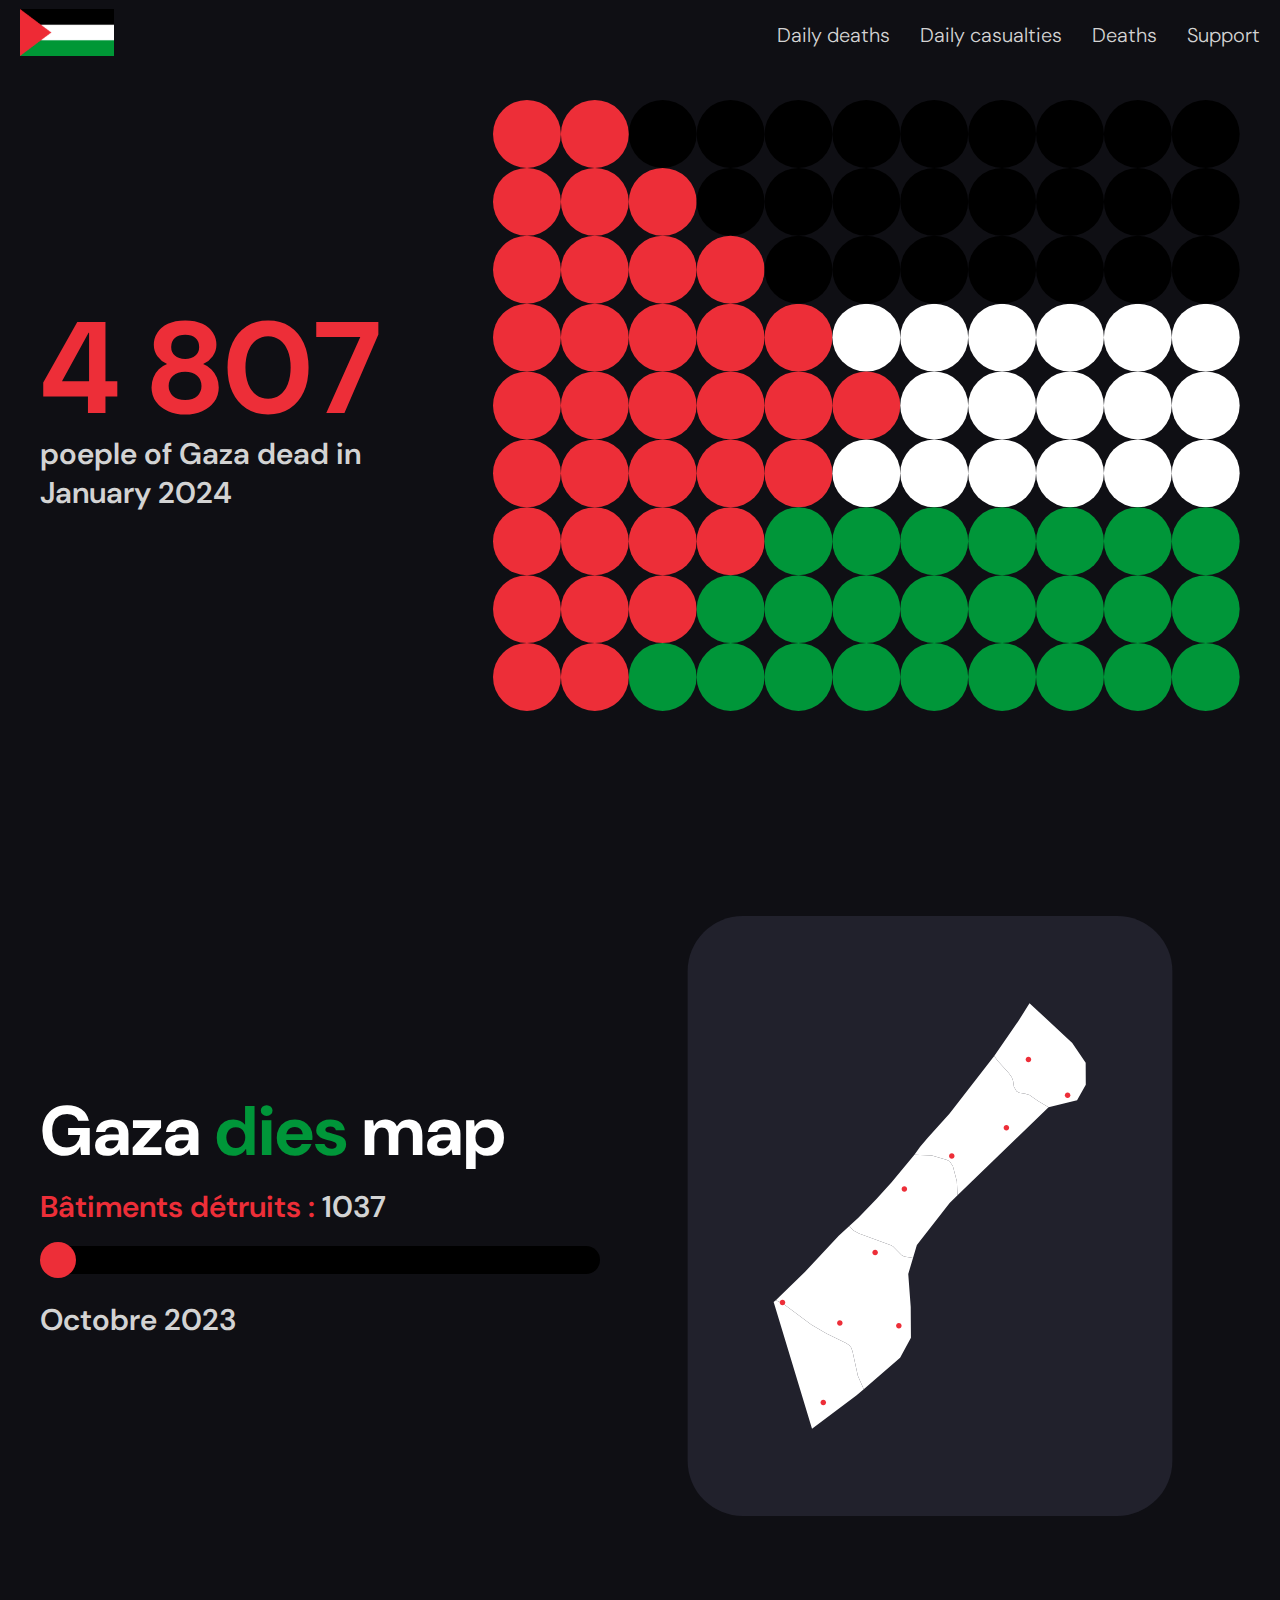
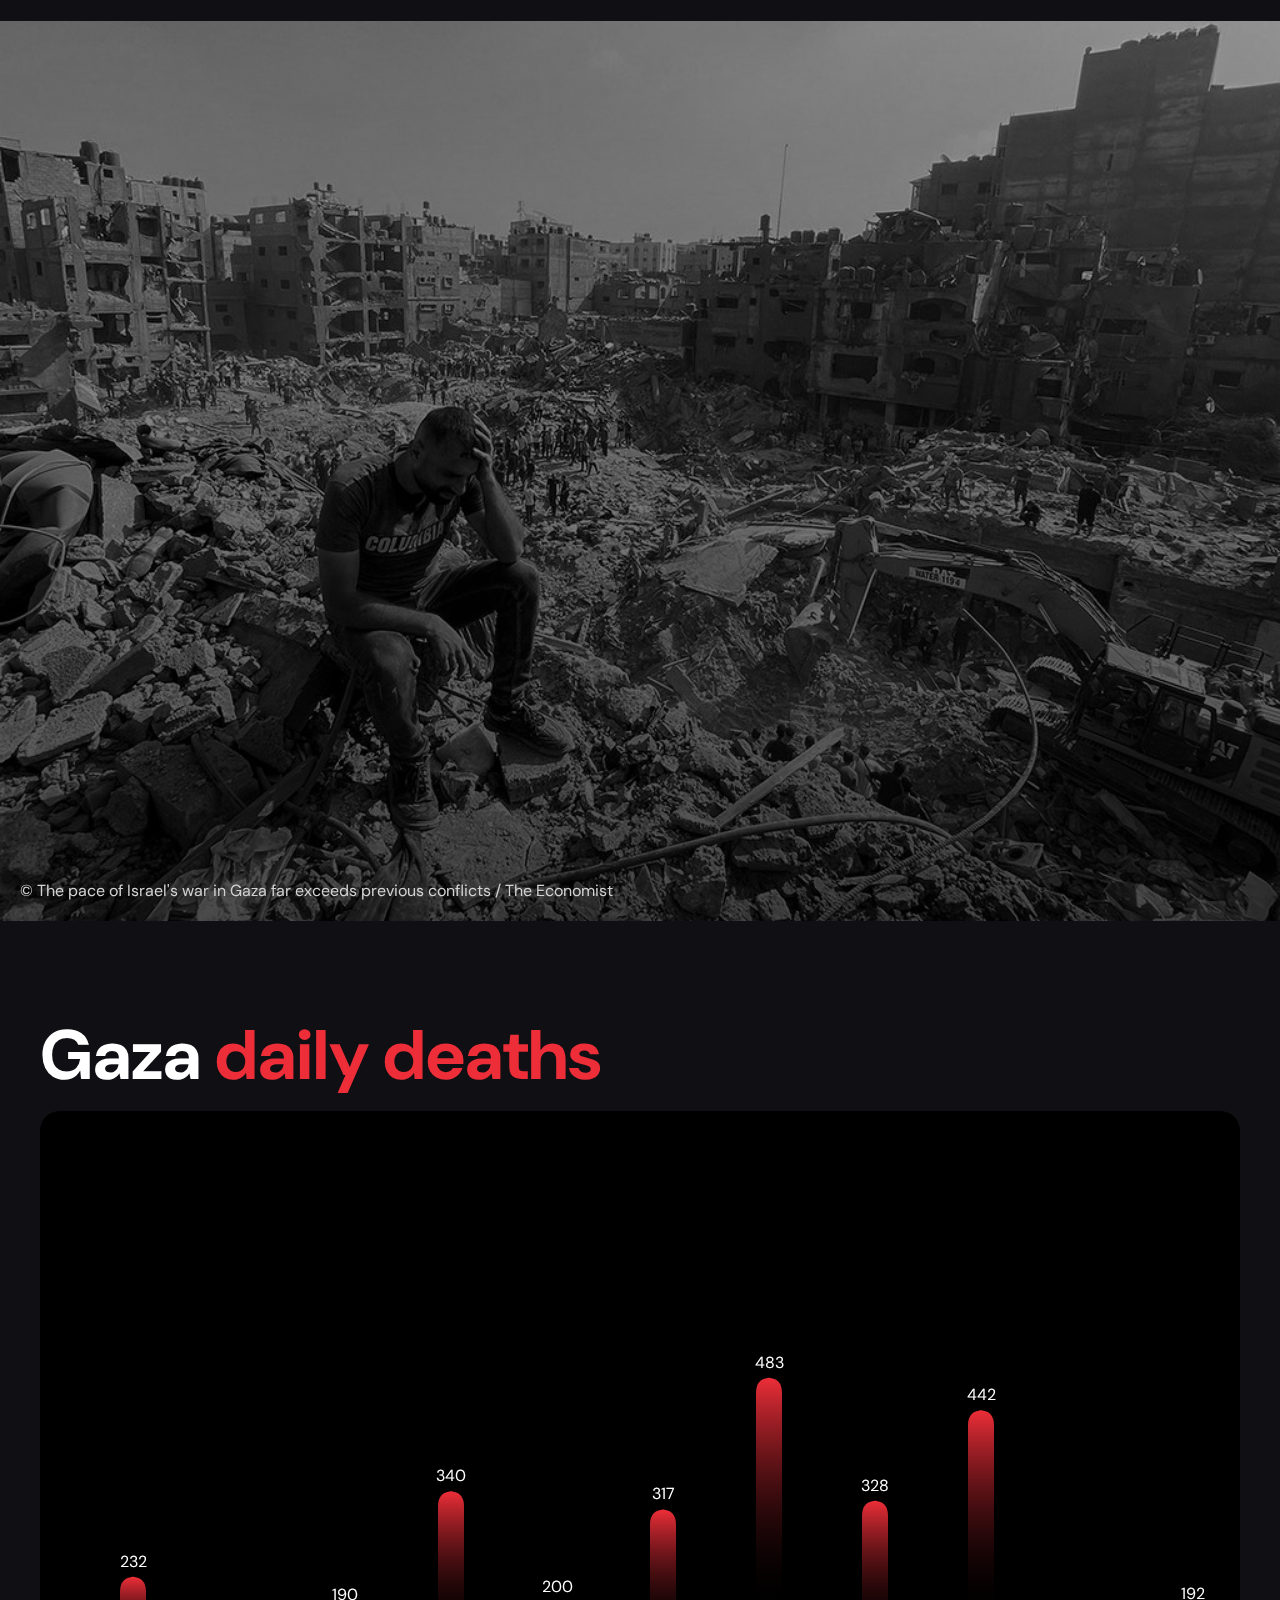
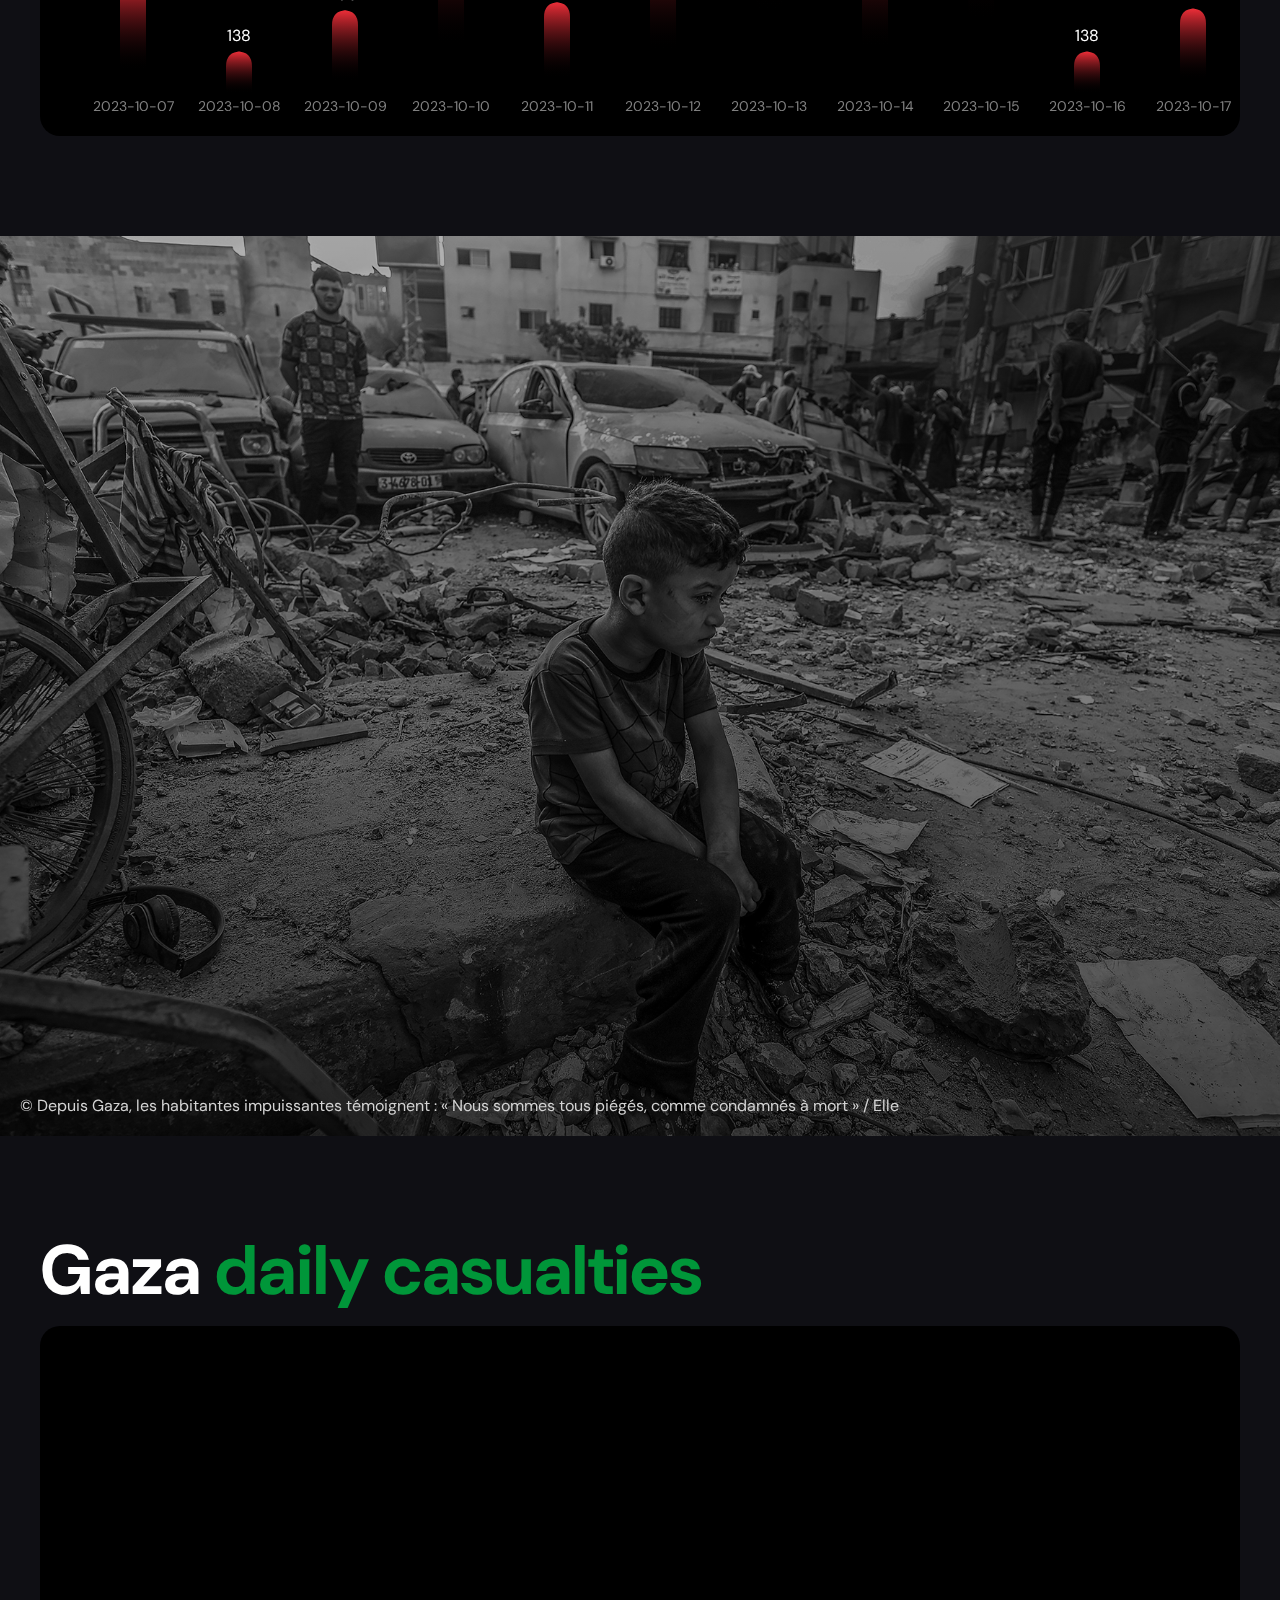
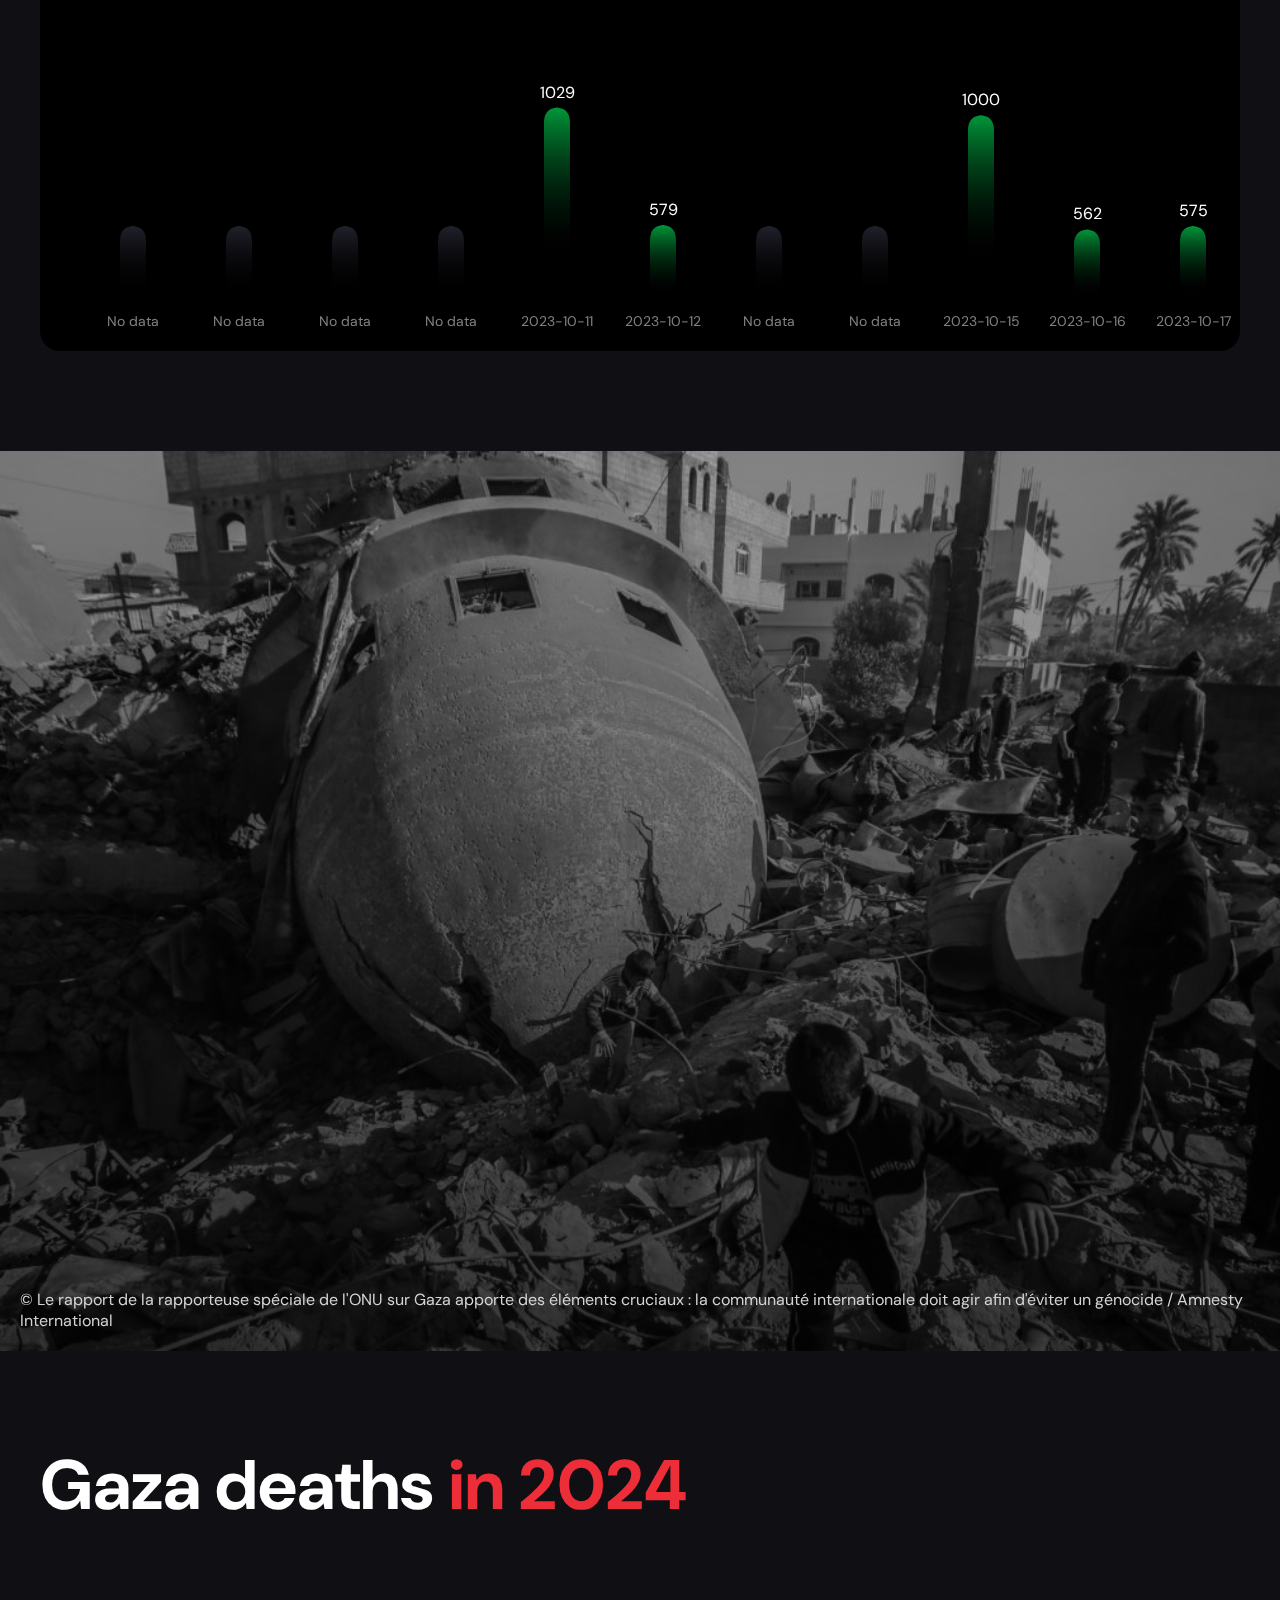
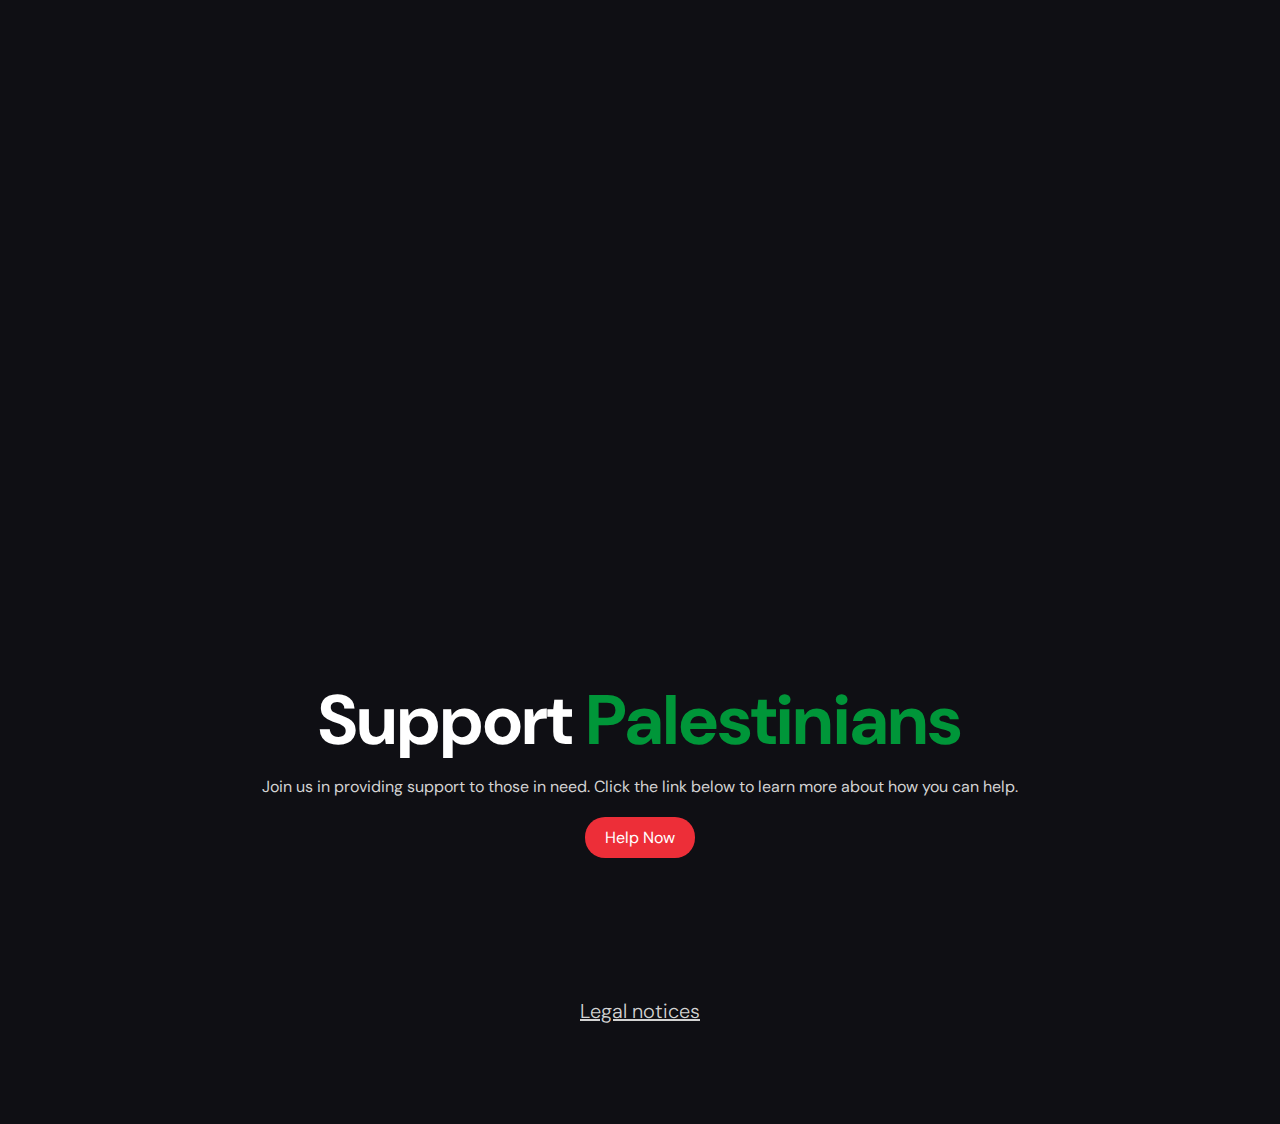
<file: index.html>
<!DOCTYPE html>
<html lang="fr">
<head>
    <meta charset="UTF-8">
    <meta name="viewport" content="width=device-width, initial-scale=1.0">
    <title>GazaViz</title>
    <link href="css/style.css" rel="stylesheet"/>
    <script src="js/script.js"></script>
    <link rel="icon" type="img.svg" href="img/drapeau-palestine.svg" (CHEMIN EXACT/NOMDUDOSSIER.ico">
    <link rel="preconnect" href="https://fonts.googleapis.com">
    <link rel="preconnect" href="https://fonts.gstatic.com" crossorigin>
    <link href="https://fonts.googleapis.com/css2?family=DM+Sans:ital,opsz,wght@0,9..40,100..1000;1,9..40,100..1000&display=swap" rel="stylesheet">
</head>
<body>
    <header>
        <a href="index.html">
            <img class="logo" src="img/drapeau-palestine.svg" alt="Drapeau de la palestine">
        </a>
        <ul class="menu">
            <li><a href="index.html#nav-daily-deaths">Daily deaths</a></li> 
            <li><a href="index.html#nav-daily-casualties">Daily casualties</a></li>
            <li><a href="index.html#nav-deaths">Deaths</a></li>
            <li><a href="index.html#nav-donation">Support</a></li>
        </ul>
    </header>

    <section>
        <div class="container">
            <div class="col-1-2">
                <div>
                    <p class="p-huge p-red">4 807</p>
                    <p class="p-medium">poeple of Gaza dead in January 2024</p>
                </div>
                <div>
                    <svg class="svg-flag" width="1100" height="900" viewBox="0 0 1100 900" fill="none" xmlns="http://www.w3.org/2000/svg">
                        <circle class="svg-flag__circle" cx="250" cy="150" r="50" fill="#ED2E38"/>
                        <circle class="svg-flag__circle" cx="50" cy="150" r="50" fill="#ED2E38"/>
                        <circle class="svg-flag__circle" cx="250" cy="350" r="50" fill="#ED2E38"/>
                        <circle class="svg-flag__circle" cx="50" cy="350" r="50" fill="#ED2E38"/>
                        <circle class="svg-flag__circle" cx="250" cy="550" r="50" fill="#ED2E38"/>
                        <circle class="svg-flag__circle" cx="50" cy="550" r="50" fill="#ED2E38"/>
                        <circle class="svg-flag__circle" cx="250" cy="750" r="50" fill="#ED2E38"/>
                        <circle class="svg-flag__circle" cx="50" cy="750" r="50" fill="#ED2E38"/>
                        <circle class="svg-flag__circle" cx="250" cy="50" r="50" fill="black"/>
                        <circle class="svg-flag__circle" cx="50" cy="50" r="50" fill="#ED2E38"/>
                        <circle class="svg-flag__circle" cx="250" cy="250" r="50" fill="#ED2E38"/>
                        <circle class="svg-flag__circle" cx="50" cy="250" r="50" fill="#ED2E38"/>
                        <circle class="svg-flag__circle" cx="250" cy="450" r="50" fill="#ED2E38"/>
                        <circle class="svg-flag__circle" cx="50" cy="450" r="50" fill="#ED2E38"/>
                        <circle class="svg-flag__circle" cx="250" cy="650" r="50" fill="#ED2E38"/>
                        <circle class="svg-flag__circle" cx="50" cy="650" r="50" fill="#ED2E38"/>
                        <circle class="svg-flag__circle" cx="250" cy="850" r="50" fill="#009639"/>
                        <circle class="svg-flag__circle" cx="50" cy="850" r="50" fill="#ED2E38"/>
                        <circle class="svg-flag__circle" cx="350" cy="150" r="50" fill="black"/>
                        <circle class="svg-flag__circle" cx="150" cy="150" r="50" fill="#ED2E38"/>
                        <circle class="svg-flag__circle" cx="350" cy="350" r="50" fill="#ED2E38"/>
                        <circle class="svg-flag__circle" cx="150" cy="350" r="50" fill="#ED2E38"/>
                        <circle class="svg-flag__circle" cx="350" cy="550" r="50" fill="#ED2E38"/>
                        <circle class="svg-flag__circle" cx="150" cy="550" r="50" fill="#ED2E38"/>
                        <circle class="svg-flag__circle" cx="350" cy="750" r="50" fill="#009639"/>
                        <circle class="svg-flag__circle" cx="150" cy="750" r="50" fill="#ED2E38"/>
                        <circle class="svg-flag__circle" cx="350" cy="50" r="50" fill="black"/>
                        <circle class="svg-flag__circle" cx="150" cy="50" r="50" fill="#ED2E38"/>
                        <circle class="svg-flag__circle" cx="350" cy="250" r="50" fill="#ED2E38"/>
                        <circle class="svg-flag__circle" cx="150" cy="250" r="50" fill="#ED2E38"/>
                        <circle class="svg-flag__circle" cx="350" cy="450" r="50" fill="#ED2E38"/>
                        <circle class="svg-flag__circle" cx="150" cy="450" r="50" fill="#ED2E38"/>
                        <circle class="svg-flag__circle" cx="350" cy="650" r="50" fill="#ED2E38"/>
                        <circle class="svg-flag__circle" cx="150" cy="650" r="50" fill="#ED2E38"/>
                        <circle class="svg-flag__circle" cx="350" cy="850" r="50" fill="#009639"/>
                        <circle class="svg-flag__circle" cx="150" cy="850" r="50" fill="#ED2E38"/>
                        <circle class="svg-flag__circle" cx="450" cy="150" r="50" fill="black"/>
                        <circle class="svg-flag__circle" cx="450" cy="350" r="50" fill="#ED2E38"/>
                        <circle class="svg-flag__circle" cx="450" cy="550" r="50" fill="#ED2E38"/>
                        <circle class="svg-flag__circle" cx="450" cy="750" r="50" fill="#009639"/>
                        <circle class="svg-flag__circle" cx="450" cy="50" r="50" fill="black"/>
                        <circle class="svg-flag__circle" cx="450" cy="250" r="50" fill="black"/>
                        <circle class="svg-flag__circle" cx="450" cy="450" r="50" fill="#ED2E38"/>
                        <circle class="svg-flag__circle" cx="450" cy="650" r="50" fill="#009639"/>
                        <circle class="svg-flag__circle" cx="450" cy="850" r="50" fill="#009639"/>
                        <circle class="svg-flag__circle" cx="550" cy="150" r="50" fill="black"/>
                        <circle class="svg-flag__circle" cx="550" cy="350" r="50" fill="white"/>
                        <circle class="svg-flag__circle" cx="550" cy="550" r="50" fill="white"/>
                        <circle class="svg-flag__circle" cx="550" cy="750" r="50" fill="#009639"/>
                        <circle class="svg-flag__circle" cx="550" cy="50" r="50" fill="black"/>
                        <circle class="svg-flag__circle" cx="550" cy="250" r="50" fill="black"/>
                        <circle class="svg-flag__circle" cx="550" cy="450" r="50" fill="#ED2E38"/>
                        <circle class="svg-flag__circle" cx="550" cy="650" r="50" fill="#009639"/>
                        <circle class="svg-flag__circle" cx="550" cy="850" r="50" fill="#009639"/>
                        <circle class="svg-flag__circle" cx="650" cy="150" r="50" fill="black"/>
                        <circle class="svg-flag__circle" cx="650" cy="350" r="50" fill="white"/>
                        <circle class="svg-flag__circle" cx="650" cy="550" r="50" fill="white"/>
                        <circle class="svg-flag__circle" cx="650" cy="750" r="50" fill="#009639"/>
                        <circle class="svg-flag__circle" cx="650" cy="50" r="50" fill="black"/>
                        <circle class="svg-flag__circle" cx="650" cy="250" r="50" fill="black"/>
                        <circle class="svg-flag__circle" cx="650" cy="450" r="50" fill="white"/>
                        <circle class="svg-flag__circle" cx="650" cy="650" r="50" fill="#009639"/>
                        <circle class="svg-flag__circle" cx="650" cy="850" r="50" fill="#009639"/>
                        <circle class="svg-flag__circle" cx="750" cy="150" r="50" fill="black"/>
                        <circle class="svg-flag__circle" cx="750" cy="350" r="50" fill="white"/>
                        <circle class="svg-flag__circle" cx="750" cy="550" r="50" fill="white"/>
                        <circle class="svg-flag__circle" cx="750" cy="750" r="50" fill="#009639"/>
                        <circle class="svg-flag__circle" cx="750" cy="50" r="50" fill="black"/>
                        <circle class="svg-flag__circle" cx="750" cy="250" r="50" fill="black"/>
                        <circle class="svg-flag__circle" cx="750" cy="450" r="50" fill="white"/>
                        <circle class="svg-flag__circle" cx="750" cy="650" r="50" fill="#009639"/>
                        <circle class="svg-flag__circle" cx="750" cy="850" r="50" fill="#009639"/>
                        <circle class="svg-flag__circle" cx="850" cy="150" r="50" fill="black"/>
                        <circle class="svg-flag__circle" cx="850" cy="350" r="50" fill="white"/>
                        <circle class="svg-flag__circle" cx="850" cy="550" r="50" fill="white"/>
                        <circle class="svg-flag__circle" cx="850" cy="750" r="50" fill="#009639"/>
                        <circle class="svg-flag__circle" cx="850" cy="50" r="50" fill="black"/>
                        <circle class="svg-flag__circle" cx="850" cy="250" r="50" fill="black"/>
                        <circle class="svg-flag__circle" cx="850" cy="450" r="50" fill="white"/>
                        <circle class="svg-flag__circle" cx="850" cy="650" r="50" fill="#009639"/>
                        <circle class="svg-flag__circle" cx="850" cy="850" r="50" fill="#009639"/>
                        <circle class="svg-flag__circle" cx="950" cy="150" r="50" fill="black"/>
                        <circle class="svg-flag__circle" cx="950" cy="350" r="50" fill="white"/>
                        <circle class="svg-flag__circle" cx="950" cy="550" r="50" fill="white"/>
                        <circle class="svg-flag__circle" cx="950" cy="750" r="50" fill="#009639"/>
                        <circle class="svg-flag__circle" cx="950" cy="50" r="50" fill="black"/>
                        <circle class="svg-flag__circle" cx="950" cy="250" r="50" fill="black"/>
                        <circle class="svg-flag__circle" cx="950" cy="450" r="50" fill="white"/>
                        <circle class="svg-flag__circle" cx="950" cy="650" r="50" fill="#009639"/>
                        <circle class="svg-flag__circle" cx="950" cy="850" r="50" fill="#009639"/>
                        <circle class="svg-flag__circle" cx="1050" cy="150" r="50" fill="black"/>
                        <circle class="svg-flag__circle" cx="1050" cy="350" r="50" fill="white"/>
                        <circle class="svg-flag__circle" cx="1050" cy="550" r="50" fill="white"/>
                        <circle class="svg-flag__circle" cx="1050" cy="750" r="50" fill="#009639"/>
                        <circle class="svg-flag__circle" cx="1050" cy="50" r="50" fill="black"/>
                        <circle class="svg-flag__circle" cx="1050" cy="250" r="50" fill="black"/>
                        <circle class="svg-flag__circle" cx="1050" cy="450" r="50" fill="white"/>
                        <circle class="svg-flag__circle" cx="1050" cy="650" r="50" fill="#009639"/>
                        <circle class="svg-flag__circle" cx="1050" cy="850" r="50" fill="#009639"/>
                    </svg>                        
                </div>
            </div>
        </div>
    </section>
    <section>
        <div class="container">
            <div class="col-1-1">
                <div>
                    <h2>Gaza <span class="p-green">dies</span> map</h2>
                    <p id="destroyed-buildings" class="p-medium p-red">Bâtiments détruits : <span id="buildings-count">0</span></p>
                    <input id="map-date" class="range" name="map-date" min="0" max="14" value="0" type="range">
                    <br><br>
                    <p id="map-date-text" class="p-medium">Octobre 2023</span></p>
                </div>
                <div id="map-svg-container">
                    <object class="fade-out" id="map-svg" data="img/gaza-map.svg" type="image/svg+xml" width="500" height="600"></object>
                </div>
            </div>                
        </div>            
    </section>
    <section class="fullsize-img" fullsize-index="1">
        <p>© The pace of Israel's war in Gaza far exceeds previous conflicts / The Economist</p>
    </section>
    <section id="nav-daily-deaths">
        <div class="container">
            <h2>Gaza <span class="p-red">daily deaths</span></h2>
            <div class="canvas-container">
                <canvas id="daily-deaths-canvas" width="1200" height="600"></canvas>
            </div>
        </div>
    </section>
    <section class="fullsize-img" fullsize-index="2">
        <p>© Depuis Gaza, les habitantes impuissantes témoignent : « Nous sommes tous  piégés, comme condamnés à mort » / Elle</p>
    </section>
    <section id="nav-daily-casualties">
        <div class="container">
            <h2>Gaza <span class="p-green">daily casualties</span></h2>
            <div class="canvas-container">
                <canvas id="daily-casualties-canvas" width="1200" height="600"></canvas>
            </div>
        </div>
    </section>
    <section class="fullsize-img" fullsize-index="3">
        <p>© Le rapport de la rapporteuse spéciale de l'ONU sur Gaza apporte des  éléments cruciaux : la communauté internationale doit agir afin d'éviter un  génocide / Amnesty International</p>
    </section>
    <section id="nav-deaths">
        <div class="container">
            <h2>Gaza deaths <span class="p-red">in 2024</span></h2>
            <div class="video-container">
                <iframe 
                    width="100%" 
                    height="600" 
                    src="https://www.youtube.com/embed/poHGZW-mg_M?autoplay=1&controls=0&mute=1&rel=0&modestbranding=0" 
                    title="YouTube video player" 
                    frameborder="0" 
                    allow="encrypted-media" 
                    allowfullscreen>
                </iframe>
            </div>
        </div>
    </section>
    <section class="help-section" id="nav-donation">
        <div class="container">
          <h2>Support <span class="p-green">Palestinians</span></h2>
          <p class="section-description">
            Join us in providing support to those in need. Click the link below to learn more about how you can help.
          </p>
          <a href="https://www.anera.org" target="_blank" class="button-link">
            <button class="hover-button">Help Now</button>
          </a>
        </div>
      </section>
    <footer>
        <section>
            <a href="mentions_legales.html">Legal notices</a>
        </section>      
    </footer>
</body>
</html>
</file>
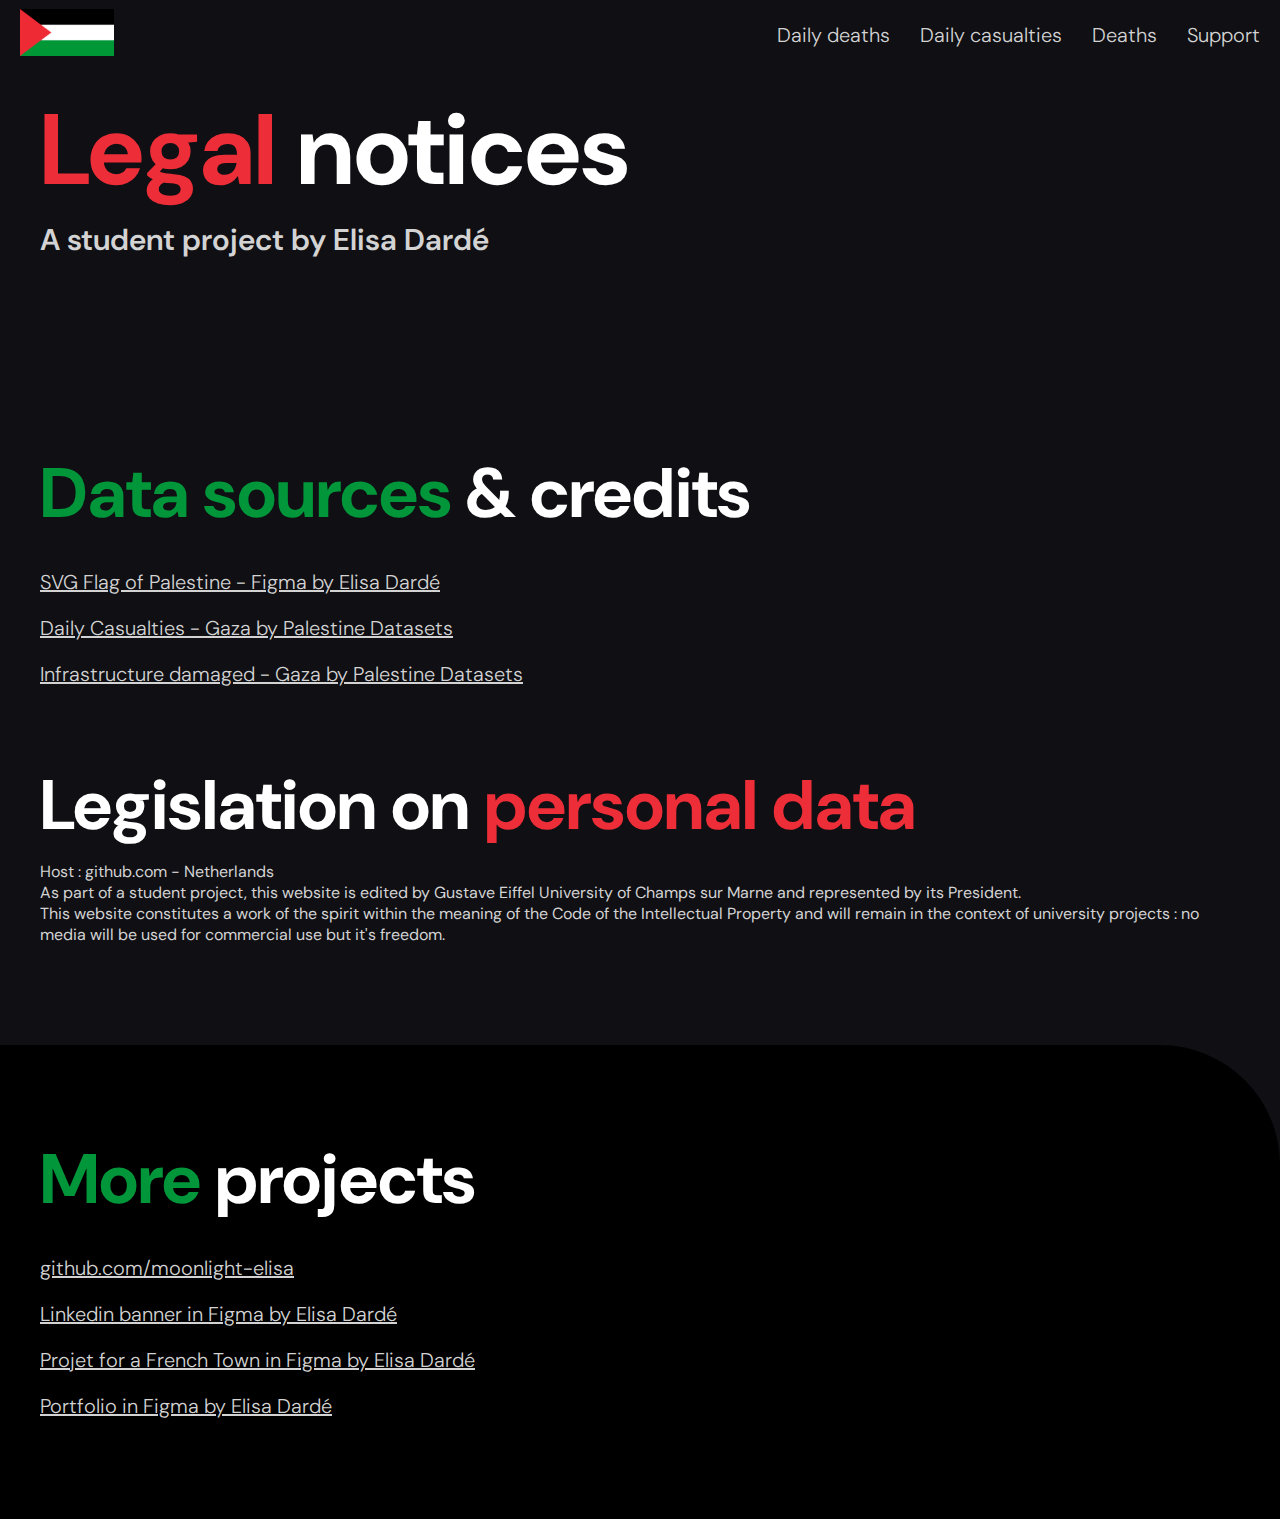
<file: mentions_legales.html>
<!DOCTYPE html>
<html lang="fr">
<head>
    <meta charset="UTF-8">
    <meta name="viewport" content="width=device-width, initial-scale=1.0">
    <title>GazaViz mentions légales</title>
    <link href="css/style.css" rel="stylesheet"/>
    <script src="js/script.js"></script>
    <link rel="icon" type="img.svg" href="img/drapeau-palestine.svg" (CHEMIN EXACT/NOMDUDOSSIER.ico">
    <link rel="preconnect" href="https://fonts.googleapis.com">
    <link rel="preconnect" href="https://fonts.gstatic.com" crossorigin>
    <link href="https://fonts.googleapis.com/css2?family=DM+Sans:ital,opsz,wght@0,9..40,100..1000;1,9..40,100..1000&display=swap" rel="stylesheet">
</head>

<body>
    <header>
        <a href="index.html">
            <img class="logo" src="img/drapeau-palestine.svg" alt="Drapeau de la palestine">
        </a>
        <ul class="menu">
            <li><a href="index.html#nav-daily-deaths">Daily deaths</a></li> 
            <li><a href="index.html#nav-daily-casualties">Daily casualties</a></li>
            <li><a href="index.html#nav-deaths">Deaths</a></li>
            <li><a href="index.html#nav-donation">Support</a></li>
        </ul>
    </header>

    <section>
        <div class="container">
            <h1><span class="p-red">Legal</span> notices</h1>
            <p class="p-medium">A student project by Elisa Dardé</p>
        </div>
    </section>
    <section>
        <div class="container">
            <h2><span class="p-green">Data sources</span> & credits</h2>
            <p class="lien"><a href="https://www.figma.com/design/BAtOSQsdY7F76YOO1Q6zNC/DataViz-design?node-id=0-1&node-type=canvas&t=cESCwTZffIR17DC3-0"> SVG Flag of Palestine - Figma by Elisa Dardé </a></p>
            <p class="lien"><a href="https://data.techforpalestine.org/docs/casualties-daily/"> Daily Casualties - Gaza by Palestine Datasets </a></p>
            <p class="lien"><a href="https://data.techforpalestine.org/docs/infrastructure-damaged/"> Infrastructure damaged - Gaza by Palestine Datasets </a></p>
            <br><br><br><br>
            <h2>Legislation on <span class="p-red">personal data</span></h2>
            <p>Host : github.com - Netherlands</p>
            <p>As part of a student project, this website is edited by Gustave Eiffel University of Champs sur Marne and represented by its President.</p>
            <p>This website constitutes a work of the spirit within the meaning of the Code of the Intellectual Property and will remain in the context of university projects : no media will be used for commercial use but it's freedom.</p>
        </div>
    </section>
    <section  class="bg-black">
        <div class="container">
            <h2><span class="p-green">More</span> projects</h2>
            <p class="lien"><a href="https://github.com/moonlight-elisa"> github.com/moonlight-elisa </a></p>
            <p class="lien"><a href="https://www.figma.com/design/Xhs58VJeNkZbQynIPEAsgF/Bannière-Linkedin?node-id=0-1&node-type=canvas&t=rUiXW3RX1ZMd7G9Y-0"> Linkedin banner in Figma by Elisa Dardé </a></p>
            <p class="lien"><a href="https://www.figma.com/design/n3aseliX2wks6LxYh46cg2/Poisson-travail?node-id=0-1&node-type=canvas&t=XJR05QXQ7Xh2E024-0"> Projet for a French Town in Figma by Elisa Dardé </a></p>
            <p class="lien"><a href="https://www.figma.com/design/lj7xvJn1eoJRm8bo8LX9NT/Portfolio-Elisa-dardé?node-id=0-1&p=f&t=yaZyb4vD5LxSOg0w-0"> Portfolio in Figma by Elisa Dardé </a></p>
        </div>
    </section>
</body>
</html>
</file>
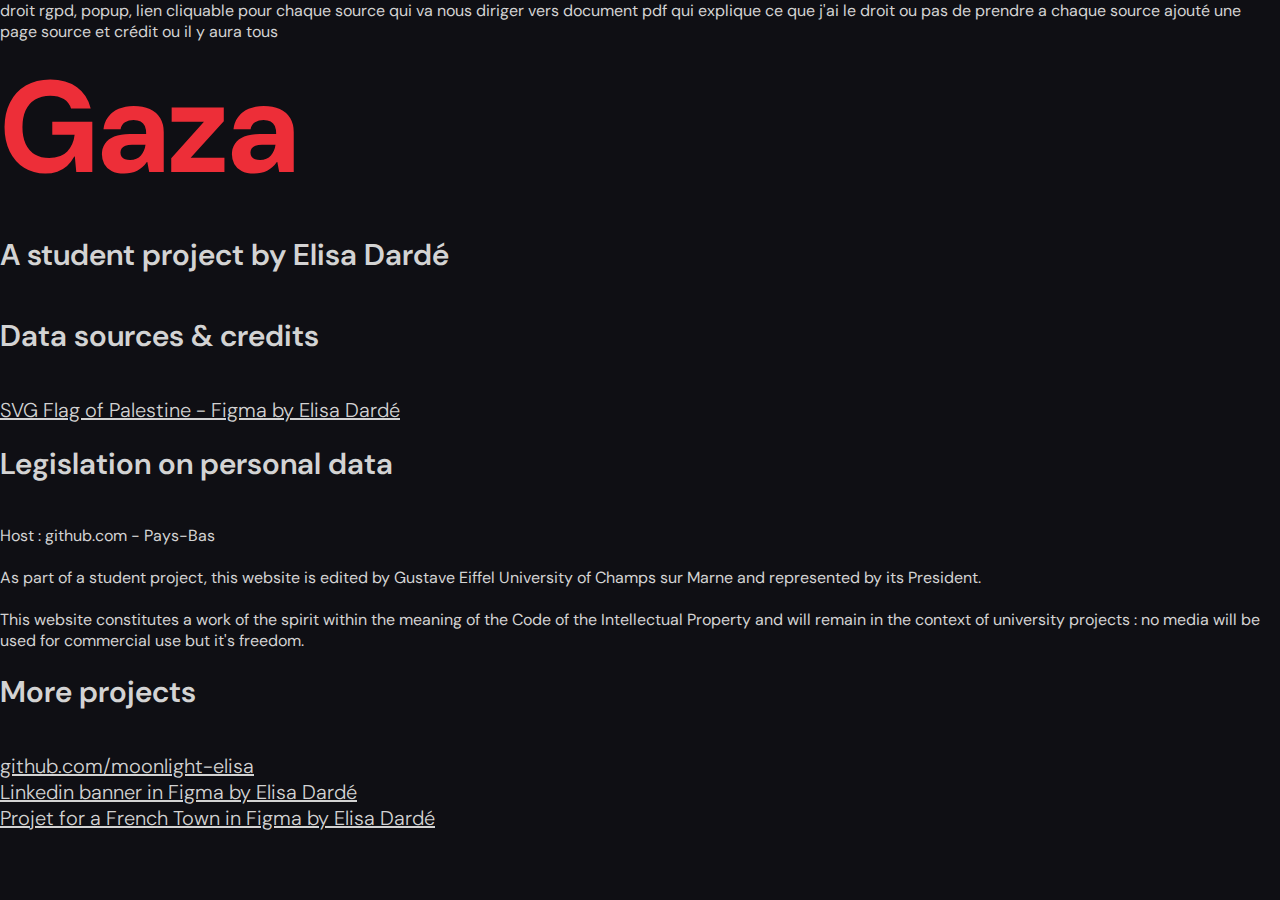
<file: mentions_légales.html>
<!DOCTYPE html>
<html lang="fr">
<head>
    <meta charset="UTF-8">
    <meta name="viewport" content="width=device-width, initial-scale=1.0">
    <title>GazaViz mentions légales</title>
    <link href="css/style.css" rel="stylesheet"/>
    <script src="js/script.js"></script>
    <link rel="icon" type="img.svg" href="img/drapeau-palestine.svg" (CHEMIN EXACT/NOMDUDOSSIER.ico">
    <link rel="preconnect" href="https://fonts.googleapis.com">
    <link rel="preconnect" href="https://fonts.gstatic.com" crossorigin>
    <link href="https://fonts.googleapis.com/css2?family=DM+Sans:ital,opsz,wght@0,9..40,100..1000;1,9..40,100..1000&display=swap" rel="stylesheet">
</head>
<body>
    droit rgpd, popup, lien cliquable pour chaque source qui va nous diriger vers document pdf qui explique ce que j'ai le droit ou pas de prendre a chaque source ajouté une page source et crédit ou il y aura tous
<br><br>
<p class="p-huge p-red">Gaza</p>

<br><br>
<p class="p-medium">A student project by Elisa Dardé</p>

<br><br>
<p class="p-medium">Data sources & credits</p>
<br><br>
<a href="https://www.figma.com/design/BAtOSQsdY7F76YOO1Q6zNC/DataViz-design?node-id=0-1&node-type=canvas&t=cESCwTZffIR17DC3-0"> SVG Flag of Palestine - Figma by Elisa Dardé </a>

<br><br>
<p class="p-medium">Legislation on personal data</p>
<br><br>
Host : github.com - Pays-Bas

<br><br>
As part of a student project, this website is edited by Gustave Eiffel University of Champs sur Marne and represented by its President.

<br><br>
This website constitutes a work of the spirit within the meaning of the Code of the Intellectual Property and will remain in the context of university projects : no media will be used for commercial use but it's freedom.

<br><br>
<p class="p-medium">More projects</p>
<br><br>
<a href="https://github.com/moonlight-elisa"> github.com/moonlight-elisa </a>
<br>
<a href="https://www.figma.com/design/Xhs58VJeNkZbQynIPEAsgF/Bannière-Linkedin?node-id=0-1&node-type=canvas&t=rUiXW3RX1ZMd7G9Y-0"> Linkedin banner in Figma by Elisa Dardé </a>
<br>
<a href="https://www.figma.com/design/n3aseliX2wks6LxYh46cg2/Poisson-travail?node-id=0-1&node-type=canvas&t=XJR05QXQ7Xh2E024-0"> Projet for a French Town in Figma by Elisa Dardé </a>
<br>
<a href=""
</body>
</html>
</file>
<file: css/style.css>
/* Init */

* {
    margin: 0px;
    padding: 0px; 
    box-sizing: border-box;
    font-family: "DM Sans", sans-serif;
    font-optical-sizing: auto;
    font-style: normal;
    color: lightgrey;
}

body {
    background-color: #0F0F14;
    scroll-behavior: smooth;
}

/* Header */

header {
    z-index: 1000;
    position: fixed;
    top: 0px;
    left: 0px;
    width: 100%;
    height: 70px;
    padding: 0px 20px;
    display: flex;
    align-items: center;
    justify-content: space-between;
    background-color: #0F0F14;
}

.logo {
    width: 94px;
}

.menu {
    list-style: none;
    display: flex;
    gap: 30px;
}

.menu a {
    text-decoration: none;
}

/* Section */

section {
    display: flex;
    justify-content: center;
    width: 100%;
    padding: 100px 0px;
}

.container {
    width: 100%;
    max-width: 1240px;
    padding: 0px 20px;
}

.col-1-2 {
    display: grid;
    grid-template-columns: 1fr 2fr;
    gap: 80px;
    align-items: center;
}

.col-1-1 {
    display: grid;
    grid-template-columns: 1fr 1fr;
    gap: 80px;
    align-items: center;
}

.bg-black {
    background-color: #000000;
    border-radius: 0 120px 0 0;
}

/* Palestine flag animation */

.svg-flag {
    width: 100%;
    height: auto;
}

@keyframes animateCircle1 {
    0% { r: 50px; }
    50% { r: 30px; }
    100% { r: 50px; }
}

@keyframes animateCircle2 {
    0% { r: 50px; }
    50% { r: 30px; }
    100% { r: 50px; }
}

@keyframes animateCircle3 {
    0% { r: 50px; }
    50% { r: 30px; }
    100% { r: 50px; }
}

.animate1 {
    animation: animateCircle1 3s ease-in-out infinite;
}
 
.animate2 {
    animation: animateCircle2 5s ease-in-out infinite;
}

.animate3 {
    animation: animateCircle3 8s ease-in-out infinite;
}

/* Text */

.p-huge {
    font-size: 130px;
    line-height: 1;
    font-weight: 700;
}

.p-medium {
    font-size: 30px;
    font-weight: 600;
}

.p-red {
    color: #ED2E38;
}

.p-green {
    color: #009639;
}

.lien {
    font-size: 20px;
    font-weight: 300;
    padding: 20px 0 0 0;
}

a {
    font-size: 20px;
    font-weight: 300;
}

h1 {
    color: #ffffff;
    font-size: 100px;
    line-height: 1;
    margin: 0 0 20px;
}

h2 {
    color: #ffffff;
    font-size: 70px;
    line-height: 1;
    margin: 0 0 20px;
}

/* Range */

input[type="range"] {
    -webkit-appearance: none;
    appearance: none;
    background: transparent;
    cursor: pointer;
    width: 100%;
    margin: 20px 0 0;
}
  
/* Removes default focus */
input[type="range"]:focus {
    outline: none;
}
  
/* Chrome, Safari, Opera and Edge Chromium styles **/
/** slider track **/
input[type="range"]::-webkit-slider-runnable-track {
    background-color: #000000;
    border-radius: 100px;
    height: 28px;
}
  
/** slider thumb **/
input[type="range"]::-webkit-slider-thumb {
    -webkit-appearance: none; /** Override default look **/
    appearance: none;
    margin-top: 0px; /** Centers thumb on the track **/
    background-color: #ED2E38;
    border-radius: 100px;
    height: 36px;
    width: 36px;
    transform: translateY(-4px);
}
  
/** Firefox styles **/
/** slider track **/
input[type="range"]::-moz-range-track {
    background-color: #000000;
    border-radius: 100px;
    height: 28px;
}
  
/** slider thumb **/
input[type="range"]::-moz-range-thumb {
    background-color: #ED2E38;
    border: none; /** Removes extra border that FF applies **/
    border-radius: 100px;
    height: 36px;
    width: 36px;
}

/** Canvas year map **/

#map-canvas {
    width: 100%;
    max-width: 600px;
    margin: 0 auto;
}

/** Video **/

.video-container iframe {
    border-radius: 20px; 
}

/** Canvas Daily deaths **/

.canvas-container {
    width: 100%;
    overflow-x: scroll;
    background-color: #000000;
    border-radius: 20px;
    padding: 0 0 20px;
}

.canvas-container::-webkit-scrollbar {
    width: 12px; /* width of the entire scrollbar */
}
  
.canvas-container::-webkit-scrollbar-track {
    background: #0F0F14; /* color of the tracking area */
    border: 3px solid #000000;
    border-radius: 20px;
}
  
.canvas-container::-webkit-scrollbar-thumb {
    background-color: #ffffff; /* color of the scroll thumb */
    border-radius: 20px; /* roundness of the scroll thumb */
    border: 3px solid #000000; /* creates padding around scroll thumb */
}

/** Image full size **/

.fullsize-img {
    width: 100%;
    height: 100vh;
    min-height: 600px;
    background-repeat: no-repeat;
    background-size: cover;
    background-position: center;
    padding: 20px;
    align-items: flex-end;
    justify-content: left;
    filter: grayscale(100%);
    transition: all 0.3s ease-in-out;
}

.fullsize-img:hover {
    filter: none;
}

.fullsize-img[fullsize-index="1"] {
    background-image: linear-gradient(to top, rgba(0, 0, 0, 0.7), rgba(0, 0, 0, 0.3)), url(../img/alone_man.jpg);
}

.fullsize-img[fullsize-index="2"] {
    background-image: linear-gradient(to top, rgba(0, 0, 0, 0.7), rgba(0, 0, 0, 0.3)), url(../img/gaza_war_city.jpg);
}

.fullsize-img[fullsize-index="3"] {
    background-image: linear-gradient(to top, rgba(0, 0, 0, 0.7), rgba(0, 0, 0, 0.3)), url(../img/family.jpg);
}

/** Section support **/

.help-section {
    padding: 20px;
    text-align: center;
    border-radius: 0 0 10px 0;
    margin: 20px 0;
}


.section-description {
    font-size: 16px;
    margin-bottom: 20px;
}

.button-link {
    text-decoration: none;
}

.hover-button {
    background-color: #ED2E38;
    color: #fff;
    border: none;
    border-radius: 20px;
    padding: 10px 20px;
    cursor: pointer;
    font-size: 16px;
    transition: all 0.3s ease-in-out;
}

.hover-button:hover {
    background-color: #ff565e;
}
</file>
